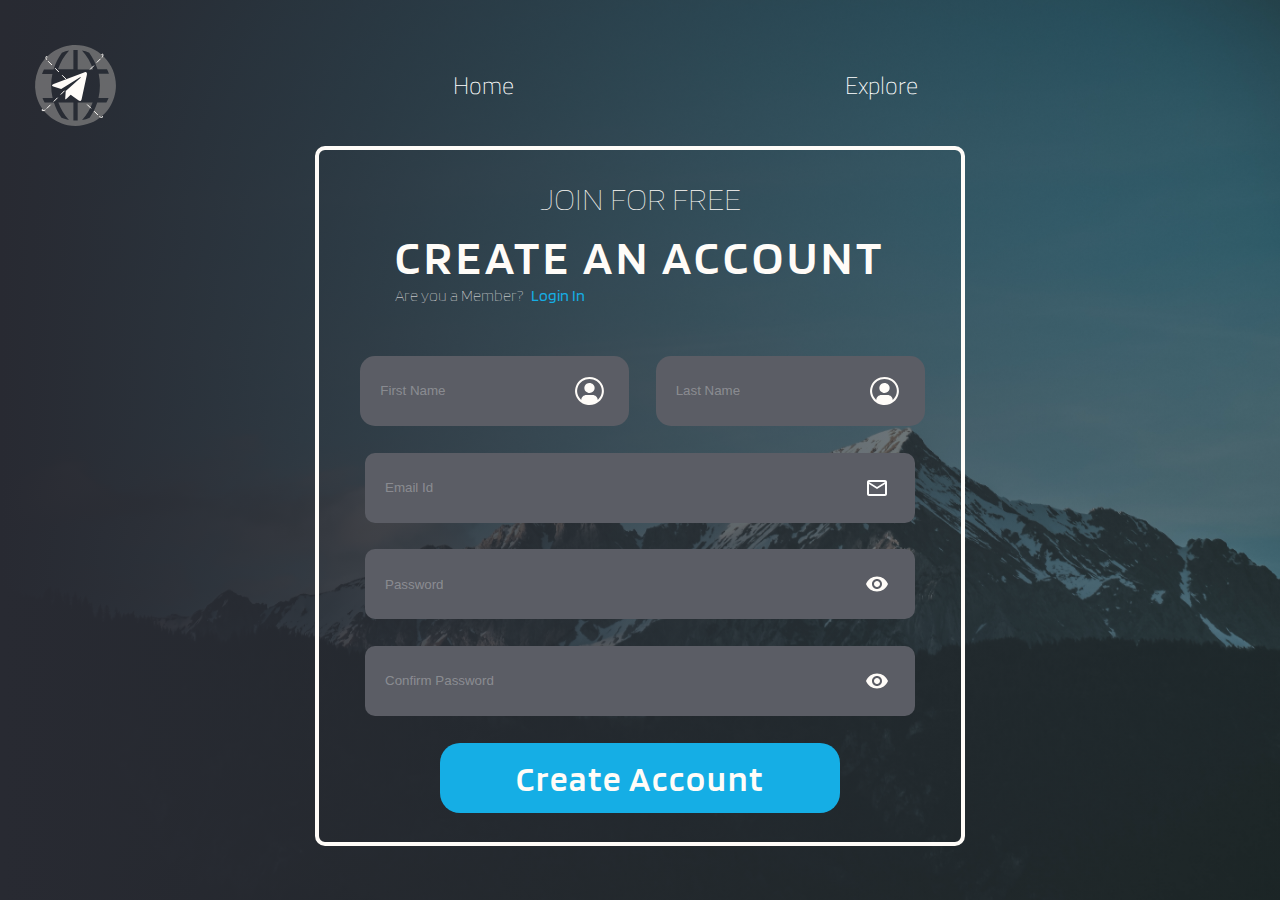
<file: index.html>
<!DOCTYPE html>
<html lang="en">
  <head>
    <meta charset="UTF-8" />
    <meta http-equiv="X-UA-Compatible" content="IE=edge" />
    <meta name="viewport" content="width=device-width, initial-scale=1.0" />
    <title>Monochrome Login</title>
    <link rel="stylesheet" href="./style.css" />
    <link rel="preconnect" href="https://fonts.googleapis.com" />
    <link rel="preconnect" href="https://fonts.gstatic.com" crossorigin />
    <link
      href="https://fonts.googleapis.com/css2?family=Blinker:wght@100;200;300;400;600;700;800;900&family=Cairo:wght@200;300;400;500;600;700;800;900&display=swap"
      rel="stylesheet"
    />
    <!-- Global site tag (gtag.js) - Google Analytics -->
    <script
      async
      src="https://www.googletagmanager.com/gtag/js?id=G-7K3W9XF7XQ"
    ></script>
    <script>
      window.dataLayer = window.dataLayer || [];
      function gtag() {
        dataLayer.push(arguments);
      }
      gtag('js', new Date());

      gtag('config', 'G-7K3W9XF7XQ');
    </script>
    <script src="./app.js" defer></script>
  </head>
  <body>
    <nav class="navbar">
      <img src="./assests/Logo.svg" alt="" class="logo" />
      <ul class="nav-links">
        <li><a href="#">Home</a></li>
        <li><a href="#">Explore </a></li>
      </ul>
    </nav>
    <form>
      <div class="container"></div>
      <div class="container-2">
        <div class="main">
          <div class="text">
            <h3>JOIN FOR FREE</h3>
            <h1>CREATE AN ACCOUNT</h1>
            <span>
              <p>
                Are you a Member?
                <span class="link"><a href="./login.html">Login In</a></span>
              </p>
            </span>
          </div>
          <div class="flname">
            <input type="text" placeholder="First Name" />
            <input
              type="text"
              name="lname"
              id="lname"
              placeholder="Last Name"
              class="textbox"
            />
          </div>
          <input
            type="email"
            name="email"
            id="email"
            placeholder="Email Id"
            autocomplete="email"
          />
          <input
            type="password"
            name="password"
            id="pwd"
            placeholder="Password"
            autocomplete="new-password"
          />
          <input
            type="password"
            name="cpassword"
            id="cpwd"
            placeholder="Confirm Password"
            autocomplete="new-password"
          />
          <span class="message">*Password doesn't match</span>
          <button class="btn">Create Account</button>
        </div>
      </div>
    </form>
  </body>
</html>
</file>
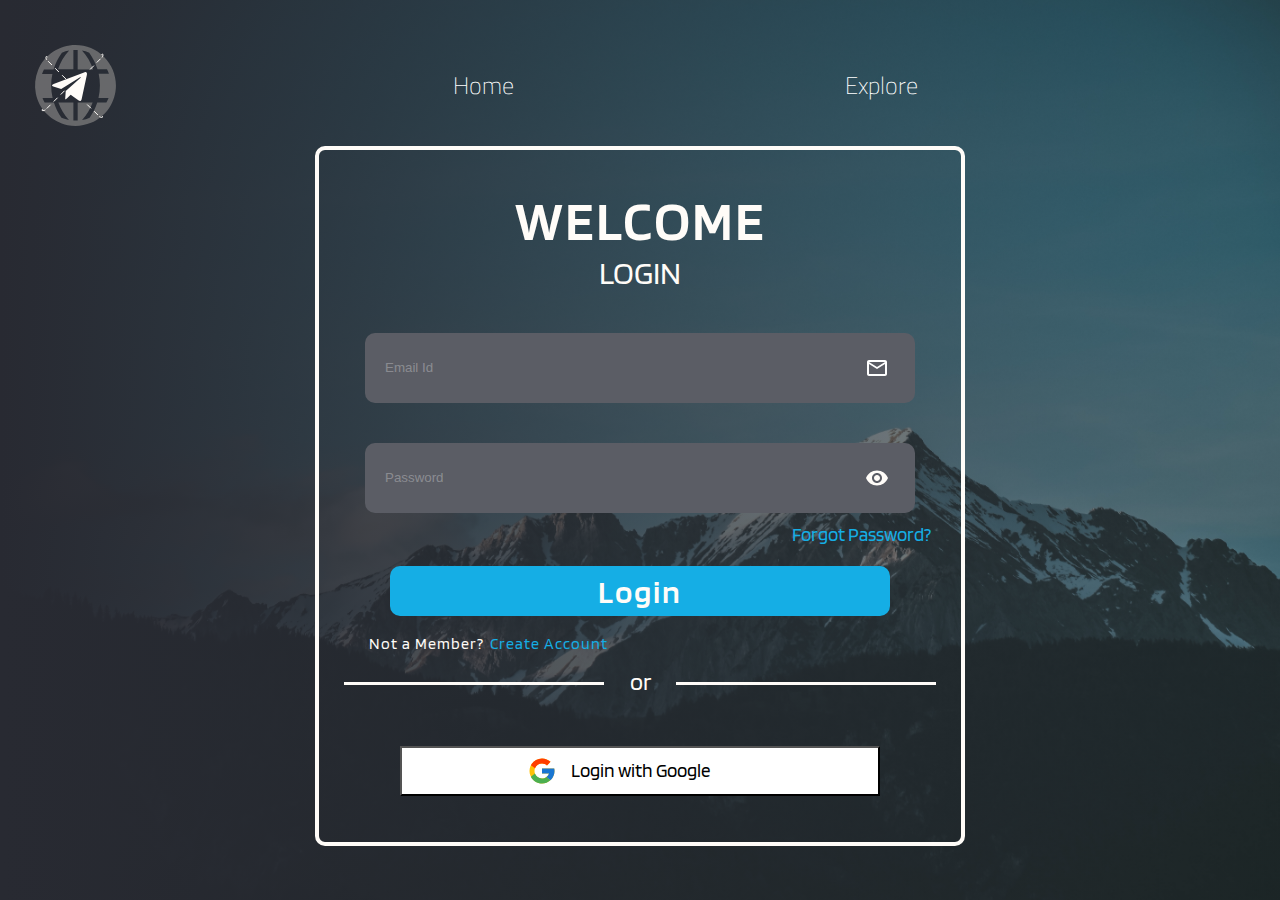
<file: login.html>
<!DOCTYPE html>
<html lang="en">
  <head>
    <meta charset="UTF-8" />
    <meta http-equiv="X-UA-Compatible" content="IE=edge" />
    <meta name="viewport" content="width=device-width, initial-scale=1.0" />
    <link rel="stylesheet" href="style.css" />
    <link
      href="https://fonts.googleapis.com/css2?family=Blinker:wght@100;200;300;400;600;700;800;900&family=Cairo:wght@200;300;400;500;600;700;800;900&display=swap"
      rel="stylesheet"
    />
    <script src="./app.js" defer></script>
    <title>Document</title>
  </head>
  <body>
    <nav class="navbar">
      <img src="./assests/Logo.svg" alt="" class="logo" />
      <ul class="nav-links">
        <li><a href="#">Home</a></li>
        <li><a href="#">Explore </a></li>
      </ul>
    </nav>
    <form action="#">
      <div class="container"></div>
      <div class="main">
        <h1 class="welcome">WELCOME</h1>
        <h2 class="login">LOGIN</h2>
        <input
          type="email"
          name="Email Id"
          id="box"
          placeholder="Email Id"
          class="box"
        />
        <input
          type="password"
          name="Password"
          id="box"
          placeholder="Password"
          class="box"
        />
        <p class="frgt">Forgot Password?</p>
        <button class="btn2">Login</button>
        <div class="text2">
          <p>Not a Member?</p>
          <a href="./index.html">Create Account</a>
        </div>
        <div class="dsng">
          <div class="line"></div>
          <p>or</p>
          <div class="line"></div>
        </div>
        <button class="google">Login with Google</button>
      </div>
    </form>
  </body>
</html>
</file>
<file: style.css>
* {
  margin: 0;
  padding: 0;
  box-sizing: border-box;
}

.navbar {
  display: flex;
  width: 100%;
  justify-content: space-between;
  padding: 30px;
  margin-top: 10px;
  font-family: 'Cairo', sans-serif;
  font-weight: 100;
}

.nav-links {
  display: flex;
  width: 100%;
  align-items: center;
  justify-content: space-evenly;
  list-style: none;
}

.nav-links a {
  text-decoration: none;
  align-items: center;
  color: #ffff;
  font-size: 1.5rem;
}

.container {
  background-image: linear-gradient(to right,
      rgba(40, 42, 50, 1),
      rgba(20, 42, 50, 0.46)),
    url('./assests/pexels-stephan-seeber-1054218.jpg');
  position: absolute;
  width: 100%;
  height: 100vh;
  background-size: cover;
  top: 0%;
  z-index: -1;
}

.container-2 {
  display: flex;
  width: 100%;
  align-items: center;
  height: 80vh;
  padding: 50px;
}

.main {
  display: flex;
  padding-top: 1rem;
  padding-bottom: 1rem;
  flex-direction: column;
  width: 650px;
  height: 700px;
  justify-content: space-around;
  align-items: center;
  position: absolute;
  top: 48%;
  left: 50%;
  transform: translate(-50%, -50%);
  border: 0.3rem solid #fffcf8;
  border-radius: 10px;
  margin-top: 4rem;
  font-family: 'Blinker', sans-serif;
}

.text {
  height: 150px;
}

.text h3 {
  text-align: center;
  font-weight: 100;
  font-size: 2rem;
  color: #fffcf8;
}

.text h1 {
  padding-top: 10px;
  color: #fffcf8;
  font-size: 3rem;
  letter-spacing: 4px;
  font-weight: 600;
}

.text p {
  color: #fffcf8;
  font-weight: 100;
}

.link {
  font-weight: 500;
  padding-left: 5px;
}

.link a {
  text-decoration: none;
  color: #15aee5;
}

.flname {
  display: flex;
  width: 100%;
  justify-content: space-evenly;
  padding-left: 15px;
  padding-right: 10px;
}

::placeholder {
  color: rgba(255, 255, 255, 0.3);
  font-weight: 100;
}



input[type='text'] {
  height: 70px;
  width: 269px;
  padding: 12px 20px;
  border-radius: 15px;
  background-color: #5b5d65;
  box-sizing: border-box;
  border: none;
  background-image: url('./assests/carbon_user-avatar-filled-alt.svg');
  background-repeat: no-repeat;
  background-position: 90%;
  outline: none;
}



input[type='email'] {
  height: 70px;
  width: 550px;
  padding: 12px 20px;
  border-radius: 10px;
  background-color: #5b5d65;
  box-sizing: border-box;
  border: none;
  background-image: url('./assests/email_white_24dp.svg');
  background-repeat: no-repeat;
  background-position: 95%;
  outline: none;
}



input[type='password'] {
  height: 70px;
  width: 550px;
  padding: 12px 20px;
  border-radius: 10px;
  background-color: #5b5d65;
  box-sizing: border-box;
  border: none;
  background-image: url('./assests/ic_round-remove-red-eye.svg');
  background-repeat: no-repeat;
  background-position: 95%;
  outline: none;
}



input:focus {
  border: 2px solid #15aee5;
  outline: none;
}

input:focus::placeholder {
  color: transparent;
  transition: 300ms;
}



.btn {
  background-color: #15aee5;
  color: #fffcf8;
  font-family: 'Blinker', sans-serif;
  font-size: 2.2rem;
  font-weight: 600;
  letter-spacing: 2px;
  width: 400px;
  height: 70px;
  border-radius: 20px;
  border: none;
  cursor: pointer;
}

.btn:hover {
  background-color: transparent;
  color: #15aee5;
  cursor: pointer;
  font-size: 2.2rem;
  font-weight: 600;
  letter-spacing: 2px;
  width: 400px;
  height: 70px;
  border-radius: 20px;
  border: 2px #15aee5 solid;
  transition: 500ms;
}

/* Pag2 :Login */
.welcome {
  font-family: 'Blinker', sans-serif;
  color: #fffcf8;
  font-size: 3.5rem;
  letter-spacing: 2px;
  font-weight: 600;
}

.login {
  font-family: 'Blinker', sans-serif;
  color: #fffcf8;
  font-size: 2rem;
  font-weight: 500;
  margin-top: -40px;
}

.frgt {
  margin-top: -30px;
  width: 100%;
  text-align: right;
  padding-right: 30px;
  color: #15aee5;
  font-size: 1.2rem;
}

.text2 {
  display: flex;
  position: absolute;
  width: 100%;
  top: 70%;
  padding-left: 50px;
  letter-spacing: 1px;
}

.text2 p {
  color: #fffcf8;
}

.text2 a {
  text-decoration: none;
  color: #15aee5;
  padding-left: 6px;
}

.btn2 {
  background-color: #15aee5;
  color: #fffcf8;
  font-family: 'Blinker', sans-serif;
  font-size: 2rem;
  font-weight: 600;
  letter-spacing: 2px;
  width: 500px;
  height: 50px;
  border-radius: 10px;
  border: none;
  text-align: center;
  transition: 500ms;
  margin-top: -20px;
  cursor: pointer;
}

.btn2:hover {
  background-color: transparent;
  color: #15aee5;
  font-size: 2rem;
  font-weight: 600;
  letter-spacing: 2px;
  width: 500px;
  height: 50px;
  border-radius: 10px;
  border: 2px #15aee5 solid;
  text-align: center;
  transition: 500ms;
  margin-top: -20px;
  cursor: pointer;
}

.dsng {
  align-items: center;
  width: 100%;
  justify-content: space-evenly;
  display: flex;
  padding-bottom: 10px;
  padding-top: 10px;
}

.line {
  background-color: #fffcf8;
  height: 3px;
  width: 260px;
  margin-top: 5px;
}

.dsng p {
  color: #fffcf8;
  font-size: 1.5rem;
}

.google {
  background-color: #ffff;
  width: 480px;
  height: 50px;
  background-image: url('./assests/flat-color-icons_google.svg');
  background-repeat: no-repeat;
  background-size: 30px 30px;
  background-position: 28% 50%;
  text-align: center;
  font-family: 'Blinker', sans-serif;
  font-size: 1.2rem;
  margin-bottom: 10px;
}

.message {
  display: none;
  width: 100%;
  color: red;
  align-self: flex-start;
  margin-left: 50px;
}
</file>
